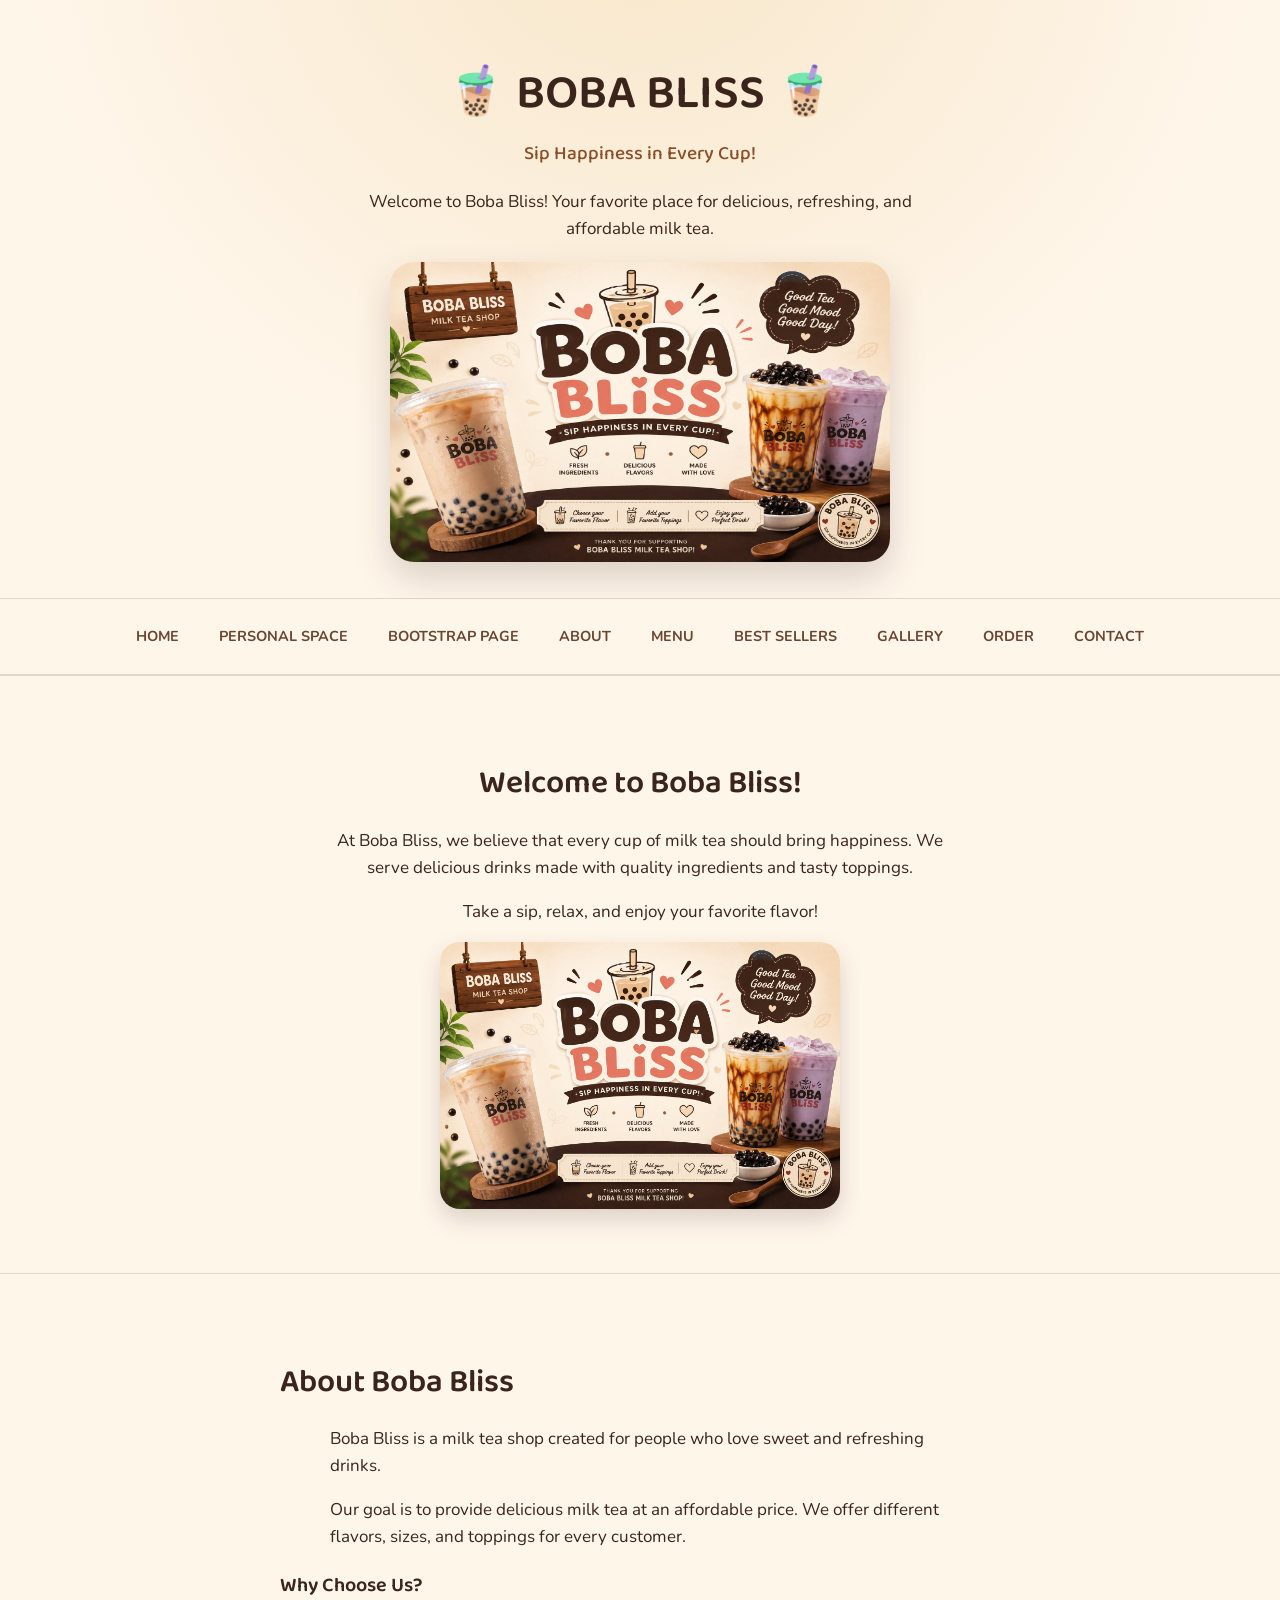
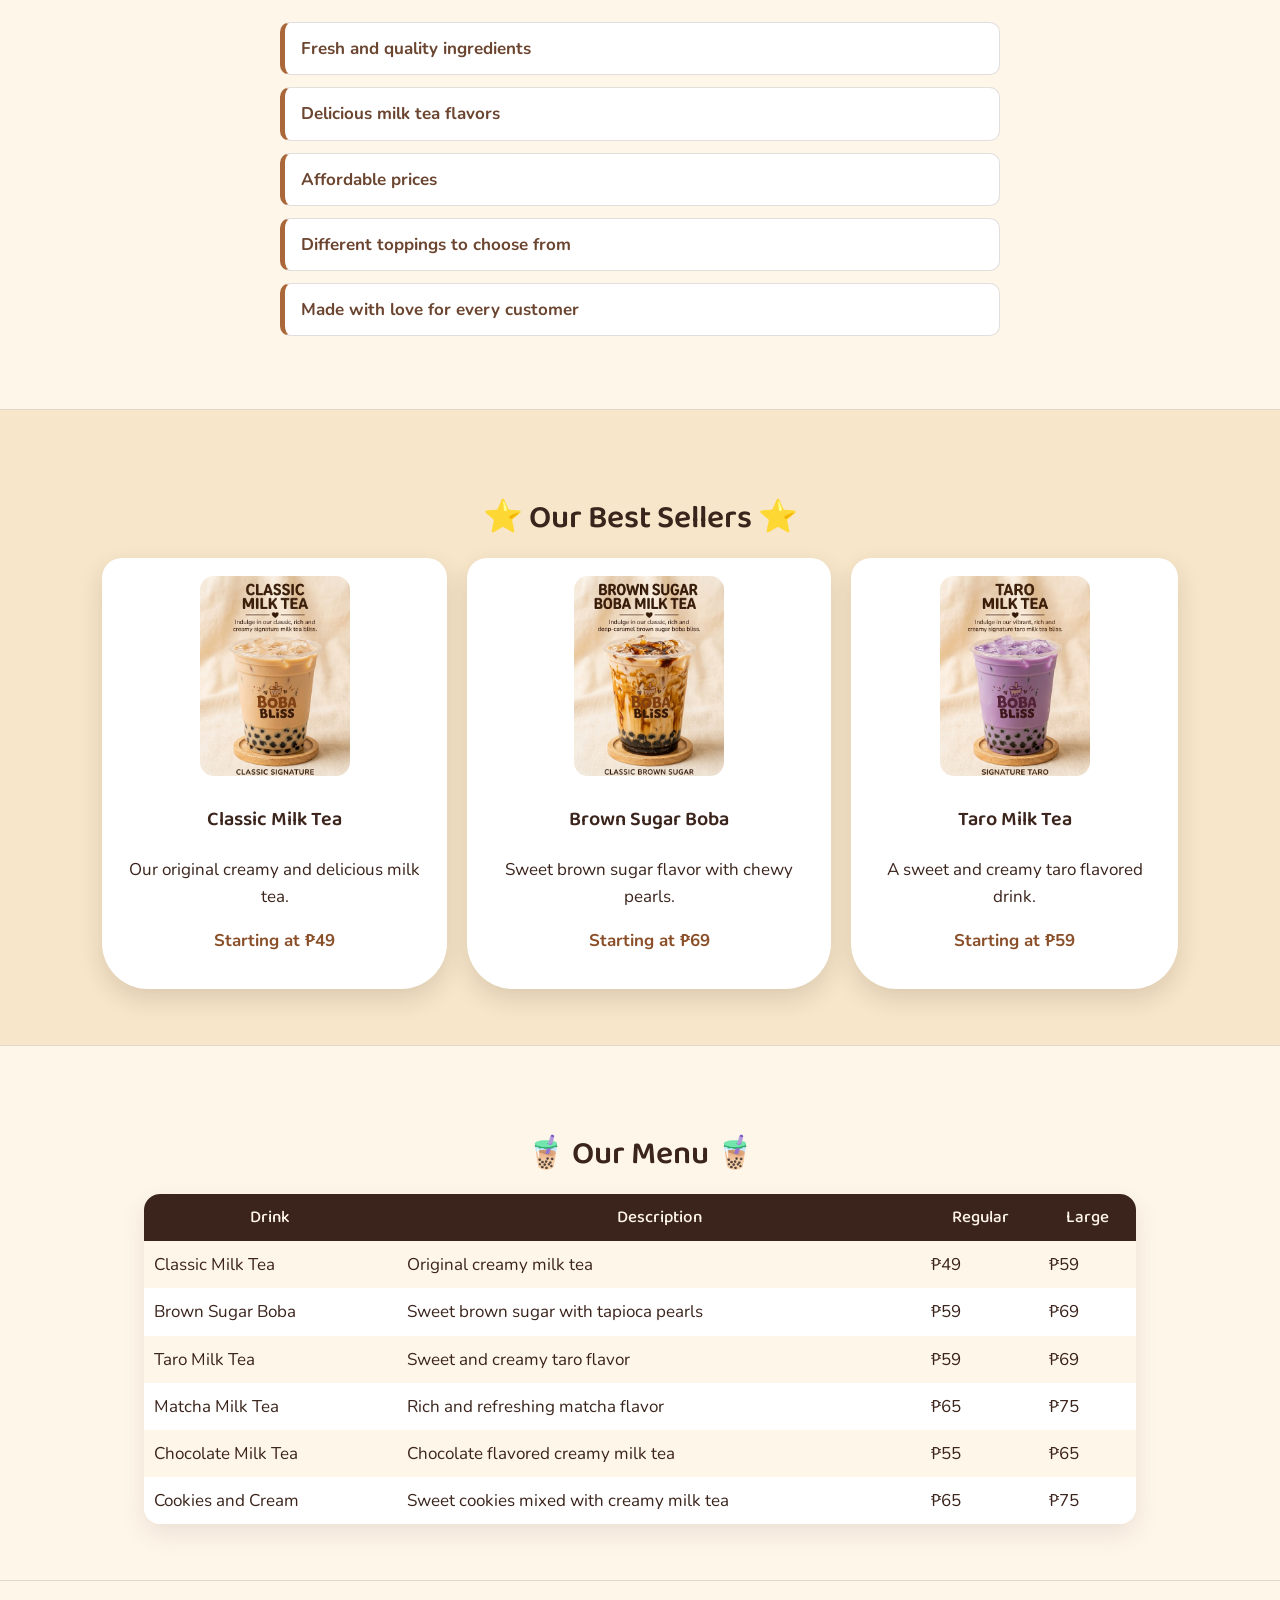
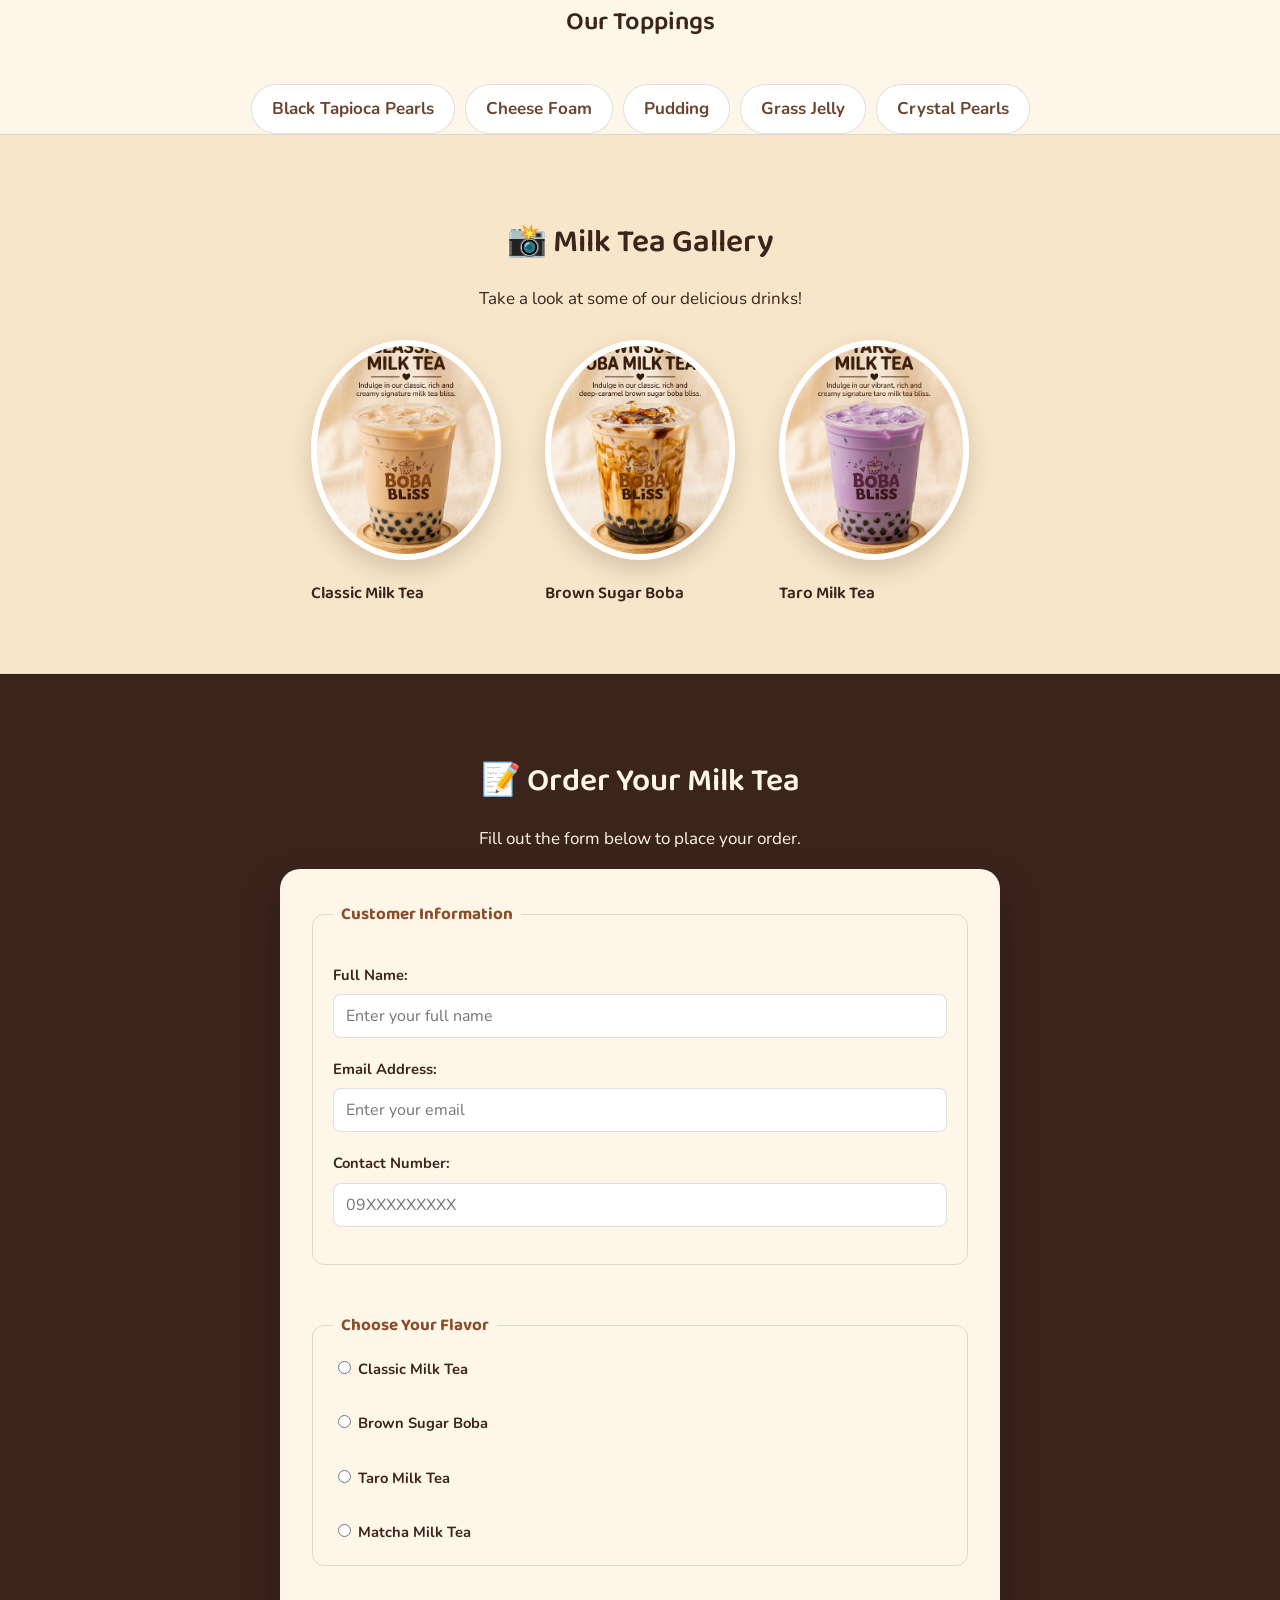
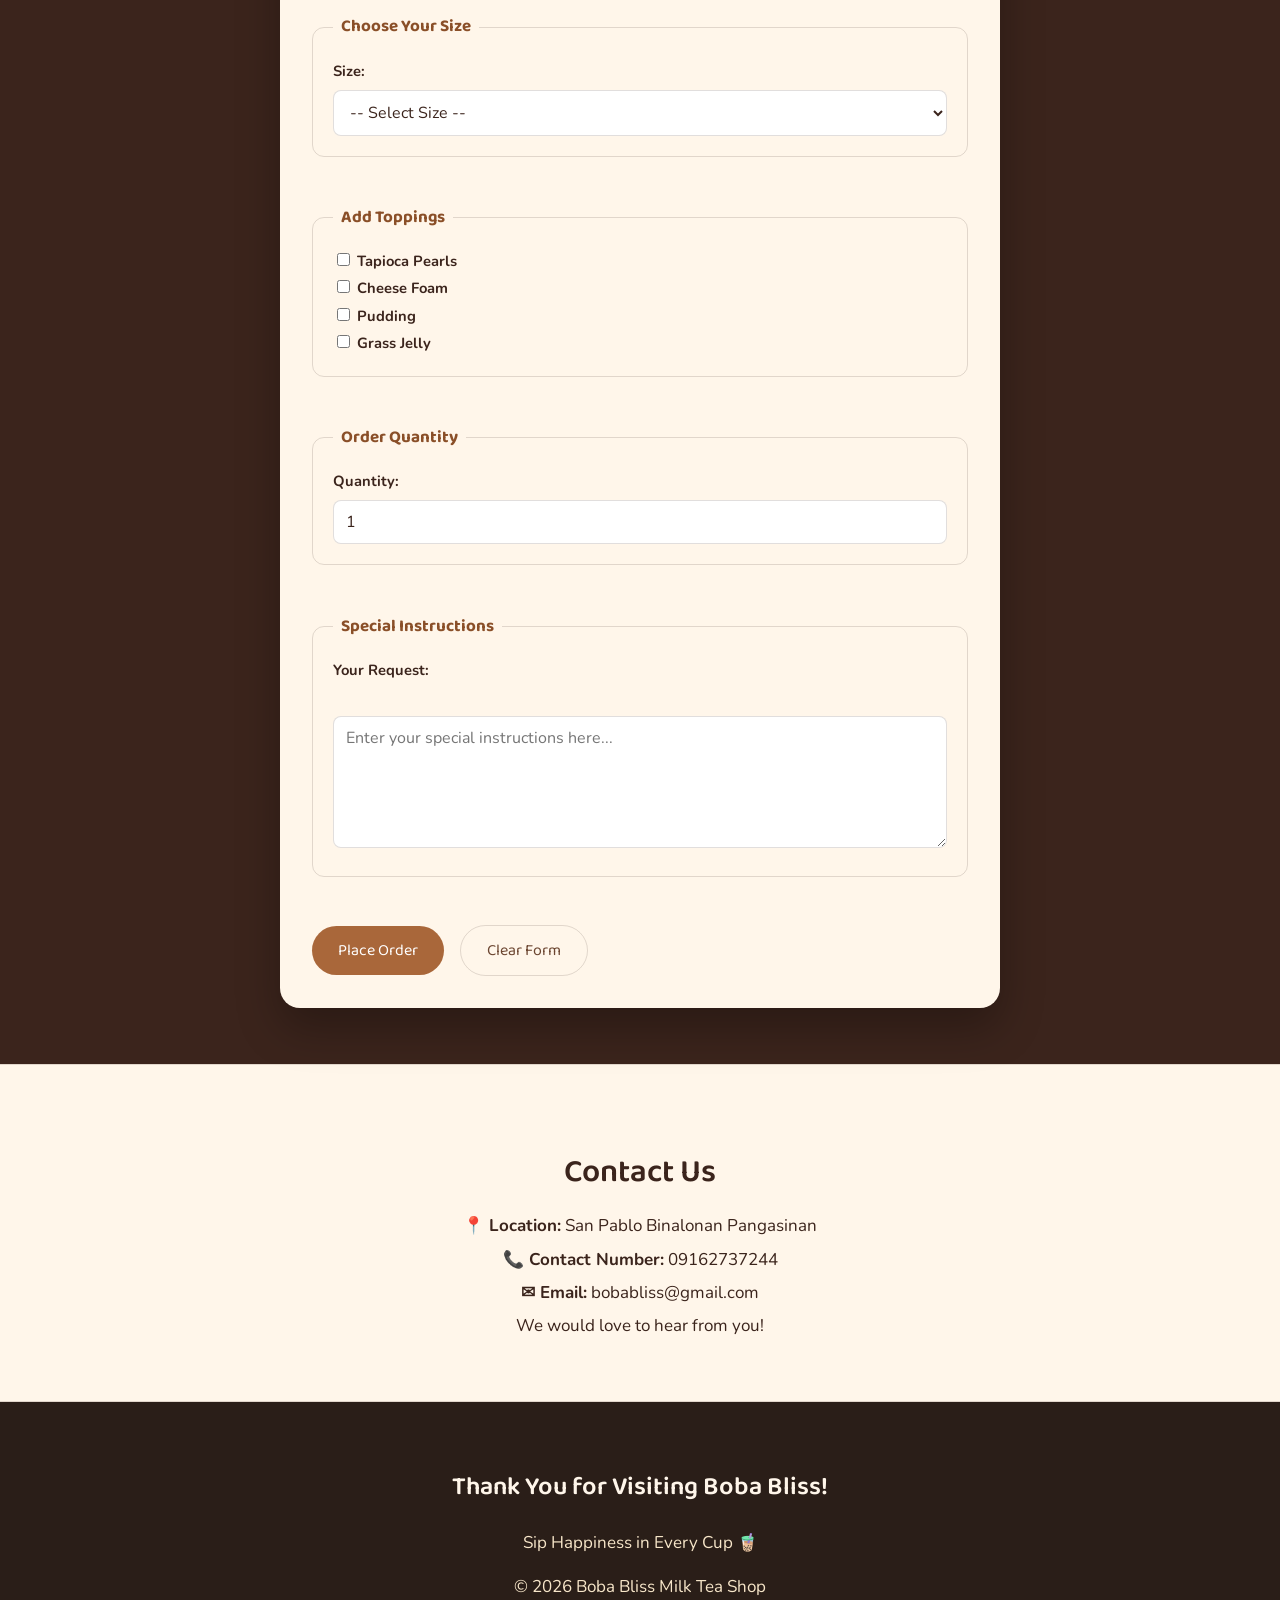
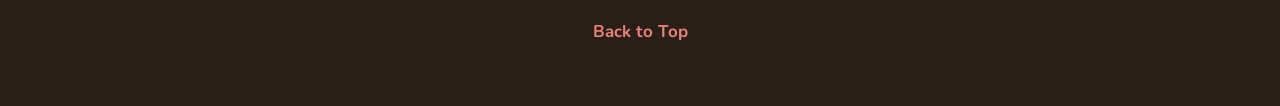
<file: index.html>
<!DOCTYPE html>
<html lang="en">
<head>
    <meta charset="UTF-8">
    <meta name="viewport" content="width=device-width, initial-scale=1.0">
    <title>Boba Bliss Milk Tea Shop</title>

    <!-- Google Fonts -->
    <link rel="preconnect" href="https://fonts.googleapis.com">
    <link href="https://fonts.googleapis.com/css2?family=Baloo+2:wght@500;600;700&family=Nunito:wght@400;600;700;800&display=swap" rel="stylesheet">

    <!-- EXTERNAL CSS -->
    <link rel="stylesheet" href="style.css">

    <!-- INTERNAL CSS -->
    <style>
        #home img { animation: fadeUp 0.7s ease both; }
        @keyframes fadeUp {
            from { opacity: 0; transform: translateY(14px); }
            to   { opacity: 1; transform: translateY(0); }
        }
        @media print {
            nav, #order, footer { display: none; }
        }
    </style>
</head>

<body>

<!-- HEADER -->
<header align="center">

    <h1>🧋 BOBA BLISS 🧋</h1>

    <h2>Sip Happiness in Every Cup!</h2>

    <p>
        Welcome to Boba Bliss! Your favorite place for delicious,
        refreshing, and affordable milk tea.
    </p>

    <img src="milktea.jpg"
         alt="Boba Bliss Milk Tea"
         width="500"
         height="300">

</header>

<hr>

<!-- MAIN NAVIGATION -->
<nav class="site-nav">
    <a href="index.html">HOME</a>
    <a href="personal-space.html">PERSONAL SPACE</a>
    <a href="bootstrap-space.html">BOOTSTRAP PAGE</a>
    <a href="#about">ABOUT</a>
    <a href="#menu">MENU</a>
    <a href="#bestsellers">BEST SELLERS</a>
    <a href="#gallery">GALLERY</a>
    <a href="#order">ORDER</a>
    <a href="#contact">CONTACT</a>
</nav>

<hr>

<!-- HOME SECTION -->
<div id="home" align="center">

    <h2>Welcome to Boba Bliss!</h2>

    <p>
        At Boba Bliss, we believe that every cup of milk tea
        should bring happiness. We serve delicious drinks made
        with quality ingredients and tasty toppings.
    </p>

    <p>
        Take a sip, relax, and enjoy your favorite flavor!
    </p>

    <!-- INLINE CSS example -->
    <img src="milktea.jpg"
         alt="Delicious Milk Tea"
         width="400"
         style="border-radius:20px; box-shadow:0 10px 24px rgba(59,36,28,0.18);">

</div>

<hr>

<!-- ABOUT SECTION -->
<div id="about">

    <h2>About Boba Bliss</h2>

    <p>
        Boba Bliss is a milk tea shop created for people who
        love sweet and refreshing drinks.
    </p>

    <p>
        Our goal is to provide delicious milk tea at an affordable
        price. We offer different flavors, sizes, and toppings
        for every customer.
    </p>

    <h3>Why Choose Us?</h3>

    <ul>

        <li>Fresh and quality ingredients</li>

        <li>Delicious milk tea flavors</li>

        <li>Affordable prices</li>

        <li>Different toppings to choose from</li>

        <li>Made with love for every customer</li>

    </ul>

</div>

<hr>

<!-- BEST SELLERS -->
<div id="bestsellers" align="center">

    <h2>⭐ Our Best Sellers ⭐</h2>

    <table border="1"
           width="90%"
           cellpadding="10"
           align="center">

        <tr>

            <td align="center">

                <img src="classic.jpg"
                     alt="Classic Milk Tea"
                     width="150"
                     height="200">

                <h3>Classic Milk Tea</h3>

                <p>
                    Our original creamy and delicious milk tea.
                </p>

                <p>
                    <strong>Starting at ₱49</strong>
                </p>

            </td>


            <td align="center">

                <img src="brown-sugar.jpg"
                     alt="Brown Sugar Boba"
                     width="150"
                     height="200">

                <h3>Brown Sugar Boba</h3>

                <p>
                    Sweet brown sugar flavor with chewy pearls.
                </p>

                <p>
                    <strong>Starting at ₱69</strong>
                </p>

            </td>


            <td align="center">

                <img src="taro.jpg"
                     alt="Taro Milk Tea"
                     width="150"
                     height="200">

                <h3>Taro Milk Tea</h3>

                <p>
                    A sweet and creamy taro flavored drink.
                </p>

                <p>
                    <strong>Starting at ₱59</strong>
                </p>

            </td>

        </tr>

    </table>

</div>

<hr>

<!-- MENU SECTION -->
<div id="menu">

    <h2 align="center">🧋 Our Menu 🧋</h2>

    <table border="1"
           width="80%"
           cellpadding="10"
           align="center">

        <tr>

            <th>Drink</th>

            <th>Description</th>

            <th>Regular</th>

            <th>Large</th>

        </tr>


        <tr>

            <td>Classic Milk Tea</td>

            <td>Original creamy milk tea</td>

            <td>₱49</td>

            <td>₱59</td>

        </tr>


        <tr>

            <td>Brown Sugar Boba</td>

            <td>Sweet brown sugar with tapioca pearls</td>

            <td>₱59</td>

            <td>₱69</td>

        </tr>


        <tr>

            <td>Taro Milk Tea</td>

            <td>Sweet and creamy taro flavor</td>

            <td>₱59</td>

            <td>₱69</td>

        </tr>


        <tr>

            <td>Matcha Milk Tea</td>

            <td>Rich and refreshing matcha flavor</td>

            <td>₱65</td>

            <td>₱75</td>

        </tr>


        <tr>

            <td>Chocolate Milk Tea</td>

            <td>Chocolate flavored creamy milk tea</td>

            <td>₱55</td>

            <td>₱65</td>

        </tr>


        <tr>

            <td>Cookies and Cream</td>

            <td>Sweet cookies mixed with creamy milk tea</td>

            <td>₱65</td>

            <td>₱75</td>

        </tr>

    </table>

</div>

<hr>

<!-- TOPPINGS -->
<div align="center">

    <h2>Our Toppings</h2>

    <ol>

        <li>Black Tapioca Pearls</li>

        <li>Cheese Foam</li>

        <li>Pudding</li>

        <li>Grass Jelly</li>

        <li>Crystal Pearls</li>

    </ol>

</div>

<hr>

<!-- GALLERY -->
<div id="gallery" align="center">

    <h2>📸 Milk Tea Gallery</h2>

    <p>
        Take a look at some of our delicious drinks!
    </p>

    <table align="center"
           cellpadding="10">

        <tr>

            <td>

                <figure>

                    <img src="classic.jpg"
                         alt="Classic Milk Tea"
                         width="190"
                         height="220">

                    <figcaption>
                        Classic Milk Tea
                    </figcaption>

                </figure>

            </td>


            <td>

                <figure>

                    <img src="brown-sugar.jpg"
                         alt="Brown Sugar Boba"
                         width="190"
                         height="220">

                    <figcaption>
                        Brown Sugar Boba
                    </figcaption>

                </figure>

            </td>


            <td>

                <figure>

                    <img src="taro.jpg"
                         alt="Taro Milk Tea"
                         width="190"
                         height="220">

                    <figcaption>
                        Taro Milk Tea
                    </figcaption>

                </figure>

            </td>

        </tr>

    </table>

</div>

<hr>

<!-- ORDER FORM -->
<div id="order" align="center">

    <h2>📝 Order Your Milk Tea</h2>

    <p>
        Fill out the form below to place your order.
    </p>


    <form>

        <!-- CUSTOMER INFORMATION -->

        <fieldset>

            <legend>
                <strong>Customer Information</strong>
            </legend>


            <p>

                <label for="name">
                    Full Name:
                </label>

                <br>

                <input type="text"
                       id="name"
                       name="name"
                       size="40"
                       placeholder="Enter your full name"
                       required>

            </p>


            <p>

                <label for="email">
                    Email Address:
                </label>

                <br>

                <input type="email"
                       id="email"
                       name="email"
                       size="40"
                       placeholder="Enter your email">

            </p>


            <p>

                <label for="phone">
                    Contact Number:
                </label>

                <br>

                <input type="tel"
                       id="phone"
                       name="phone"
                       placeholder="09XXXXXXXXX">

            </p>

        </fieldset>


        <br>


        <!-- FLAVOR -->

        <fieldset>

            <legend>
                <strong>Choose Your Flavor</strong>
            </legend>


            <input type="radio"
                   id="classic"
                   name="flavor"
                   value="Classic Milk Tea">

            <label for="classic">
                Classic Milk Tea
            </label>

            <br><br>


            <input type="radio"
                   id="brown"
                   name="flavor"
                   value="Brown Sugar Boba">

            <label for="brown">
                Brown Sugar Boba
            </label>

            <br><br>


            <input type="radio"
                   id="taro"
                   name="flavor"
                   value="Taro Milk Tea">

            <label for="taro">
                Taro Milk Tea
            </label>

            <br><br>


            <input type="radio"
                   id="matcha"
                   name="flavor"
                   value="Matcha Milk Tea">

            <label for="matcha">
                Matcha Milk Tea
            </label>

        </fieldset>


        <br>


        <!-- SIZE -->

        <fieldset>

            <legend>
                <strong>Choose Your Size</strong>
            </legend>


            <label for="size">
                Size:
            </label>


            <select id="size"
                    name="size">

                <option value="">
                    -- Select Size --
                </option>

                <option value="regular">
                    Regular
                </option>

                <option value="large">
                    Large
                </option>

            </select>

        </fieldset>


        <br>


        <!-- TOPPINGS -->

        <fieldset>

            <legend>
                <strong>Add Toppings</strong>
            </legend>


            <input type="checkbox"
                   id="pearls"
                   name="toppings"
                   value="Pearls">

            <label for="pearls">
                Tapioca Pearls
            </label>

            <br>


            <input type="checkbox"
                   id="cheese"
                   name="toppings"
                   value="Cheese Foam">

            <label for="cheese">
                Cheese Foam
            </label>

            <br>


            <input type="checkbox"
                   id="pudding"
                   name="toppings"
                   value="Pudding">

            <label for="pudding">
                Pudding
            </label>

            <br>


            <input type="checkbox"
                   id="jelly"
                   name="toppings"
                   value="Grass Jelly">

            <label for="jelly">
                Grass Jelly
            </label>

        </fieldset>


        <br>


        <!-- QUANTITY -->

        <fieldset>

            <legend>
                <strong>Order Quantity</strong>
            </legend>


            <label for="quantity">
                Quantity:
            </label>


            <input type="number"
                   id="quantity"
                   name="quantity"
                   min="1"
                   max="10"
                   value="1">

        </fieldset>


        <br>


        <!-- SPECIAL REQUEST -->

        <fieldset>

            <legend>
                <strong>Special Instructions</strong>
            </legend>


            <label for="message">
                Your Request:
            </label>

            <br><br>


            <textarea id="message"
                      name="message"
                      rows="5"
                      cols="50"
                      placeholder="Enter your special instructions here..."></textarea>

        </fieldset>


        <br>


        <!-- BUTTONS -->

        <button type="submit">
            Place Order
        </button>


        <button type="reset">
            Clear Form
        </button>

    </form>

</div>

<hr>

<!-- CONTACT -->
<div id="contact" align="center">

    <h2>Contact Us</h2>

    <p>
        <strong>📍 Location:</strong>
        San Pablo Binalonan Pangasinan
    </p>

    <p>
        <strong>📞 Contact Number:</strong>
        09162737244
    </p>

    <p>
        <strong>✉ Email:</strong>
        bobabliss@gmail.com
    </p>

    <p>
        We would love to hear from you!
    </p>

</div>

<hr>

<!-- FOOTER -->
<footer align="center">

    <h2>Thank You for Visiting Boba Bliss!</h2>

    <p>
        Sip Happiness in Every Cup 🧋
    </p>

    <p>
        &copy; 2026 Boba Bliss Milk Tea Shop
    </p>

    <p>
        <a href="#home">
            Back to Top
        </a>
    </p>

</footer>

</body>
</html>
</file>
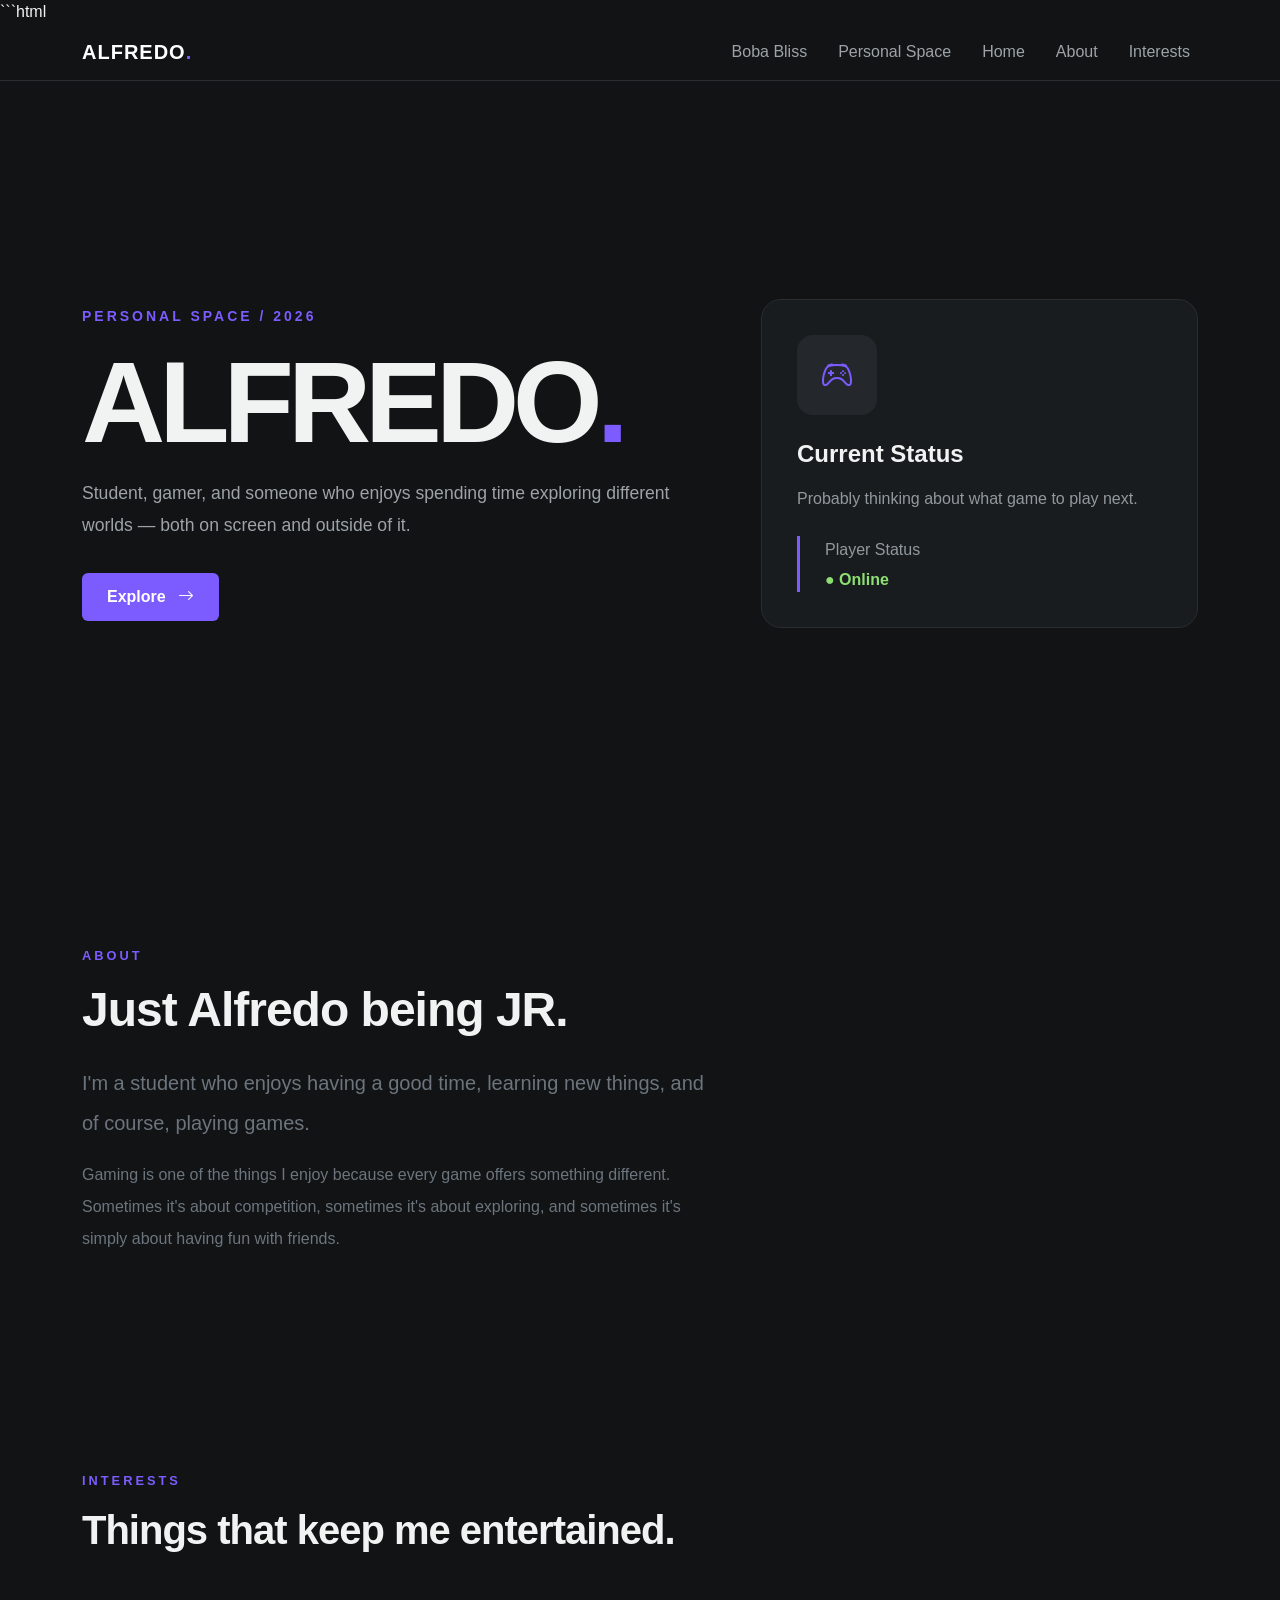
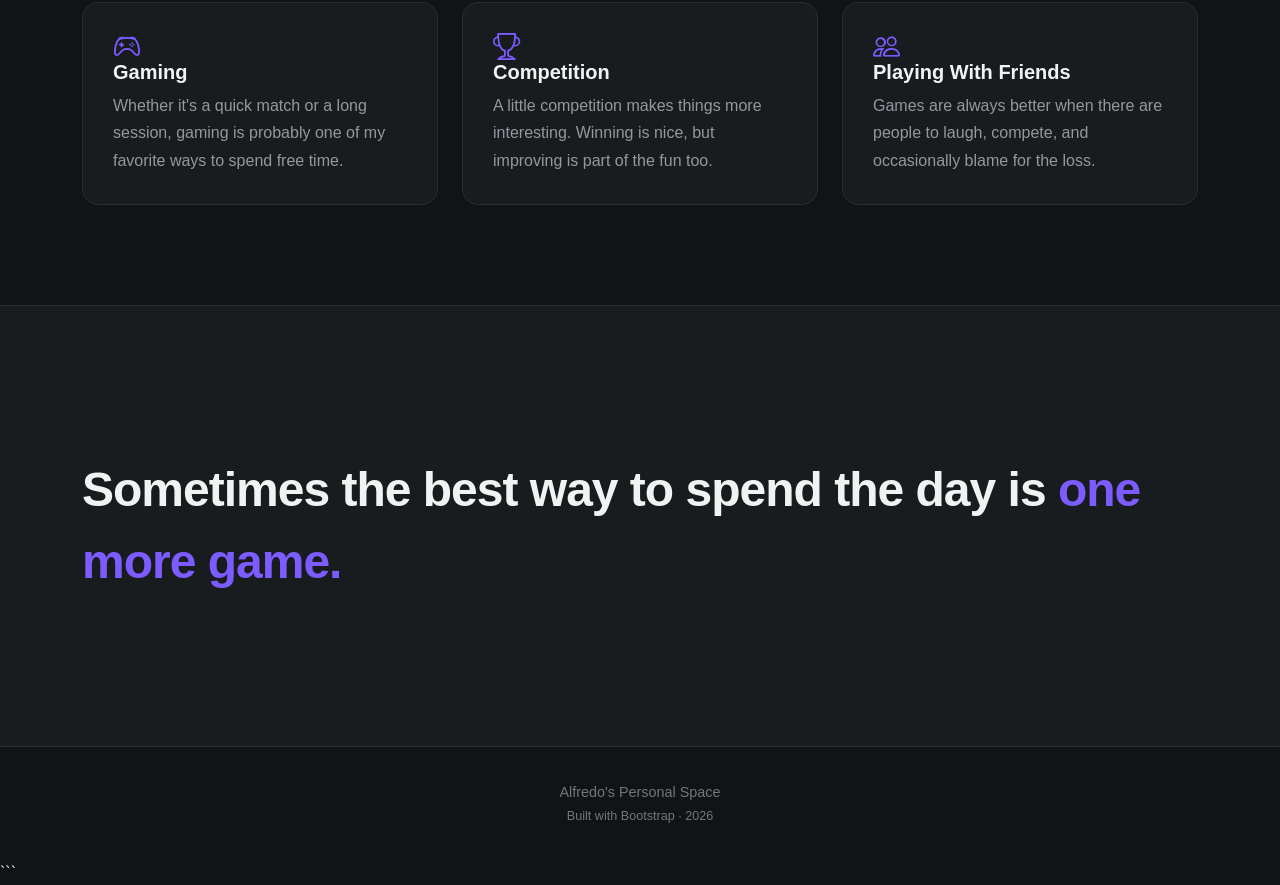
<file: bootstrap-space.html>
```html
<!DOCTYPE html>
<html lang="en">
<head>
    <meta charset="UTF-8">
    <meta name="viewport" content="width=device-width, initial-scale=1.0">

    <title>Alfredo | Personal Space</title>

    <!-- Bootstrap CSS -->
    <link
        href="https://cdn.jsdelivr.net/npm/bootstrap@5.3.3/dist/css/bootstrap.min.css"
        rel="stylesheet"
    >

    <!-- Bootstrap Icons -->
    <link
        rel="stylesheet"
        href="https://cdn.jsdelivr.net/npm/bootstrap-icons@1.11.3/font/bootstrap-icons.min.css"
    >

    <style>
        body {
            background-color: #111315;
            color: #f1f3f2;
            font-family: "Segoe UI", sans-serif;
        }

        /* Navbar */
        .navbar {
            background-color: #111315;
            border-bottom: 1px solid #292d30;
        }

        .navbar-brand {
            color: #ffffff;
            font-weight: 700;
            letter-spacing: 1px;
        }

        .navbar-brand span {
            color: #7c5cff;
        }

        .nav-link {
            color: #9da3a7;
            margin-left: 15px;
        }

        .nav-link:hover {
            color: #ffffff;
        }

        /* Hero */
        .hero {
            min-height: 85vh;
            display: flex;
            align-items: center;
        }

        .hero small {
            color: #7c5cff;
            font-weight: 600;
            letter-spacing: 3px;
            text-transform: uppercase;
        }

        .hero h1 {
            font-size: clamp(4rem, 9vw, 8rem);
            font-weight: 700;
            line-height: 0.9;
            letter-spacing: -6px;
        }

        .hero h1 span {
            color: #7c5cff;
        }

        .hero-description {
            max-width: 600px;
            color: #9da3a7;
            font-size: 1.1rem;
            line-height: 1.8;
        }

        .btn-purple {
            background-color: #7c5cff;
            color: #ffffff;
            border: none;
            padding: 12px 25px;
            font-weight: 600;
        }

        .btn-purple:hover {
            background-color: #6849e8;
            color: #ffffff;
        }

        /* Gaming panel */
        .gaming-panel {
            background-color: #191c1f;
            border: 1px solid #292d30;
            border-radius: 20px;
            padding: 35px;
        }

        .gaming-icon {
            width: 80px;
            height: 80px;
            background-color: #24272b;
            border-radius: 16px;
            display: flex;
            align-items: center;
            justify-content: center;
            font-size: 2rem;
            color: #7c5cff;
            margin-bottom: 25px;
        }

        .gaming-panel h4 {
            font-weight: 700;
        }

        .gaming-panel p {
            color: #92999e;
            line-height: 1.7;
        }

        /* Sections */
        section {
            padding: 100px 0;
        }

        .section-tag {
            color: #7c5cff;
            font-size: 0.8rem;
            font-weight: 700;
            letter-spacing: 3px;
            text-transform: uppercase;
        }

        .section-title {
            font-weight: 700;
            letter-spacing: -1px;
        }

        /* Interest cards */
        .game-card {
            background-color: #191c1f;
            border: 1px solid #292d30;
            border-radius: 16px;
            padding: 30px;
            height: 100%;
            transition: 0.2s ease;
        }

        .game-card:hover {
            transform: translateY(-5px);
            border-color: #7c5cff;
        }

        .game-card i {
            color: #7c5cff;
            font-size: 1.7rem;
            margin-bottom: 20px;
        }

        .game-card h5 {
            font-weight: 600;
        }

        .game-card p {
            color: #92999e;
            line-height: 1.7;
            margin-bottom: 0;
        }

        /* Status section */
        .status-box {
            border-left: 3px solid #7c5cff;
            padding-left: 25px;
        }

        .status-box p {
            color: #92999e;
            margin-bottom: 5px;
        }

        .status-online {
            color: #8ddf72;
            font-weight: 600;
        }

        /* Quote */
        .quote-section {
            background-color: #191c1f;
            border-top: 1px solid #292d30;
            border-bottom: 1px solid #292d30;
        }

        .quote {
            font-size: clamp(1.8rem, 4vw, 3rem);
            font-weight: 600;
            letter-spacing: -1px;
        }

        .quote span {
            color: #7c5cff;
        }

        /* Footer */
        footer {
            padding: 35px 0;
            color: #71777b;
            font-size: 0.9rem;
        }
    </style>
</head>

<body>

<!-- MAIN NAVIGATION -->
<nav class="navbar navbar-expand-lg sticky-top">
    <div class="container">
        <a class="navbar-brand" href="bootstrap-space.html">ALFREDO<span>.</span></a>
        <button class="navbar-toggler bg-light" type="button" data-bs-toggle="collapse" data-bs-target="#navbarNav">
            <span class="navbar-toggler-icon"></span>
        </button>
        <div class="collapse navbar-collapse" id="navbarNav">
            <ul class="navbar-nav ms-auto">
                <li class="nav-item"><a class="nav-link" href="index.html">Boba Bliss</a></li>
                <li class="nav-item"><a class="nav-link" href="personal-space.html">Personal Space</a></li>
                <li class="nav-item"><a class="nav-link" href="#home">Home</a></li>
                <li class="nav-item"><a class="nav-link" href="#about">About</a></li>
                <li class="nav-item"><a class="nav-link" href="#interests">Interests</a></li>
            </ul>
        </div>
    </div>
</nav>


<!-- HERO -->
<section id="home" class="hero">

    <div class="container">

        <div class="row align-items-center g-5">

            <div class="col-lg-7">

                <small>Personal Space / 2026</small>

                <h1 class="mt-4">
                    ALFREDO<span>.</span>
                </h1>

                <p class="hero-description mt-4">
                    Student, gamer, and someone who enjoys spending
                    time exploring different worlds — both on screen
                    and outside of it.
                </p>

                <a href="#about" class="btn btn-purple mt-3">
                    Explore <i class="bi bi-arrow-right ms-2"></i>
                </a>

            </div>


            <div class="col-lg-5">

                <div class="gaming-panel">

                    <div class="gaming-icon">
                        <i class="bi bi-controller"></i>
                    </div>

                    <h4>Current Status</h4>

                    <p class="mt-3">
                        Probably thinking about what game to play next.
                    </p>

                    <div class="status-box mt-4">

                        <p>Player Status</p>

                        <span class="status-online">
                            ● Online
                        </span>

                    </div>

                </div>

            </div>

        </div>

    </div>

</section>


<!-- ABOUT -->
<section id="about">

    <div class="container">

        <div class="row">

            <div class="col-lg-7">

                <div class="section-tag mb-3">
                    About
                </div>

                <h2 class="section-title display-5">
                    Just Alfredo being JR.
                </h2>

                <p class="text-secondary mt-4 fs-5 lh-lg">
                    I'm a student who enjoys having a good time,
                    learning new things, and of course, playing games.
                </p>

                <p class="text-secondary lh-lg">
                    Gaming is one of the things I enjoy because every
                    game offers something different. Sometimes it's
                    about competition, sometimes it's about exploring,
                    and sometimes it's simply about having fun with
                    friends.
                </p>

            </div>

        </div>

    </div>

</section>


<!-- INTERESTS -->
<section id="interests">

    <div class="container">

        <div class="mb-5">

            <div class="section-tag mb-3">
                Interests
            </div>

            <h2 class="section-title display-6">
                Things that keep me entertained.
            </h2>

        </div>


        <div class="row g-4">

            <!-- Gaming -->
            <div class="col-md-4">

                <div class="game-card">

                    <i class="bi bi-controller"></i>

                    <h5>Gaming</h5>

                    <p>
                        Whether it's a quick match or a long session,
                        gaming is probably one of my favorite ways
                        to spend free time.
                    </p>

                </div>

            </div>


            <!-- Competition -->
            <div class="col-md-4">

                <div class="game-card">

                    <i class="bi bi-trophy"></i>

                    <h5>Competition</h5>

                    <p>
                        A little competition makes things more
                        interesting. Winning is nice, but improving
                        is part of the fun too.
                    </p>

                </div>

            </div>


            <!-- Friends -->
            <div class="col-md-4">

                <div class="game-card">

                    <i class="bi bi-people"></i>

                    <h5>Playing With Friends</h5>

                    <p>
                        Games are always better when there are people
                        to laugh, compete, and occasionally blame
                        for the loss.
                    </p>

                </div>

            </div>

        </div>

    </div>

</section>


<!-- QUOTE -->
<section class="quote-section">

    <div class="container">

        <div class="py-5">

            <p class="quote mb-0">
                Sometimes the best way to spend the day is
                <span>one more game.</span>
            </p>

        </div>

    </div>

</section>


<!-- FOOTER -->
<footer>

    <div class="container text-center">

        <p class="mb-1">
            Alfredo's Personal Space
        </p>

        <small>
            Built with Bootstrap · 2026
        </small>

    </div>

</footer>


<!-- Bootstrap JS -->
<script
    src="https://cdn.jsdelivr.net/npm/bootstrap@5.3.3/dist/js/bootstrap.bundle.min.js">
</script>

</body>
</html>
```
</file>
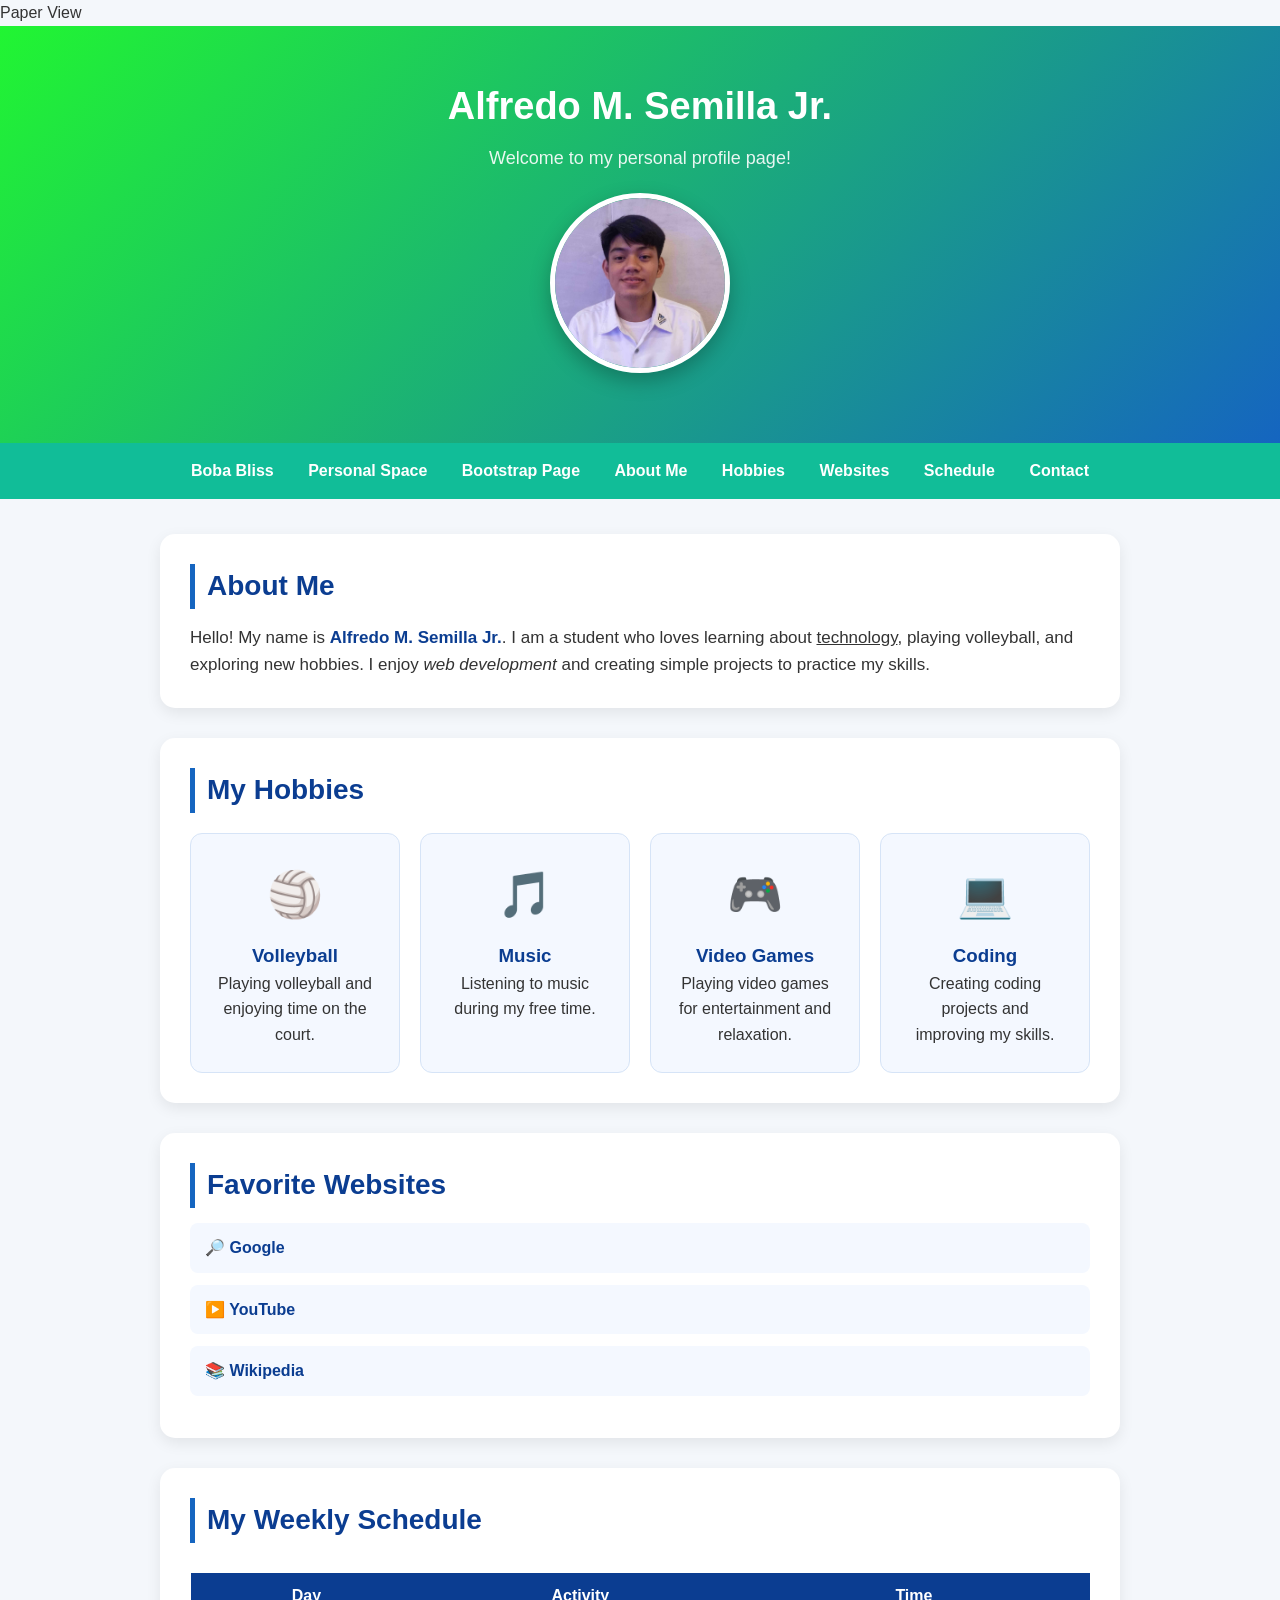
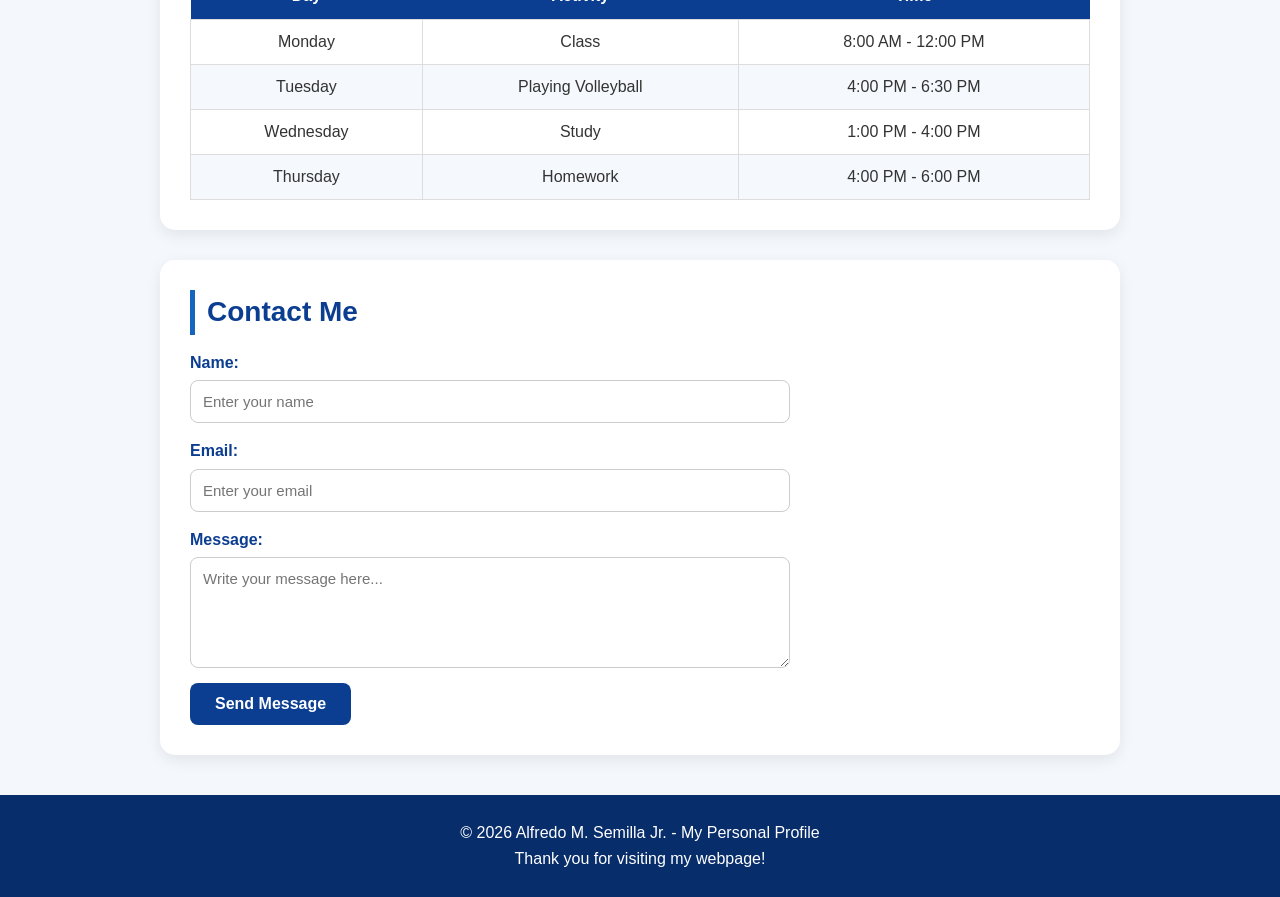
<file: personal-space.html>
Paper View
<!DOCTYPE html>
<html lang="en">
<head>
    <meta charset="UTF-8">
    <meta name="viewport" content="width=device-width, initial-scale=1.0">
    <title>Alfredo M. Semilla Jr. | Personal Profile</title>

    <style>
        * {
            box-sizing: border-box;
            margin: 0;
            padding: 0;
        }

        body {
            font-family: Arial, Helvetica, sans-serif;
            background: #f4f7fb;
            color: #333;
            line-height: 1.6;
        }

        /* Header */
        header {
            background: linear-gradient(135deg, #21f532, #1565c0);
            color: white;
            text-align: center;
            padding: 50px 20px;
        }

        header img {
            width: 180px;
            height: 180px;
            object-fit: cover;
            border-radius: 50%;
            border: 5px solid white;
            margin: 20px 0;
            box-shadow: 0 8px 20px rgba(0, 0, 0, 0.25);
        }

        header h1 {
            font-size: 38px;
            margin-bottom: 8px;
        }

        header p {
            font-size: 18px;
            opacity: 0.9;
        }

        /* Navigation */
        nav {
            background: #11bd98;
            text-align: center;
            padding: 15px;
            position: sticky;
            top: 0;
            z-index: 100;
        }

        nav a {
            color: white;
            text-decoration: none;
            margin: 0 15px;
            font-weight: bold;
            transition: 0.3s;
        }

        nav a:hover {
            color: #90caf9;
        }

        /* Main Content */
        main {
            max-width: 1000px;
            margin: 35px auto;
            padding: 0 20px;
        }

        section {
            background: white;
            padding: 30px;
            margin-bottom: 30px;
            border-radius: 15px;
            box-shadow: 0 5px 15px rgba(0, 0, 0, 0.08);
        }

        section h2 {
            color: #0b3d91;
            font-size: 28px;
            margin-bottom: 15px;
            border-left: 5px solid #1565c0;
            padding-left: 12px;
        }

        .about-text {
            font-size: 17px;
        }

        .about-text b {
            color: #0b3d91;
        }

        /* Hobbies */
        .hobbies {
            display: grid;
            grid-template-columns: repeat(auto-fit, minmax(200px, 1fr));
            gap: 20px;
            margin-top: 20px;
        }

        .hobby-card {
            background: #f4f8ff;
            border: 1px solid #d6e4f7;
            border-radius: 12px;
            padding: 25px;
            text-align: center;
            transition: 0.3s;
        }

        .hobby-card:hover {
            transform: translateY(-5px);
            box-shadow: 0 8px 18px rgba(0, 0, 0, 0.12);
        }

        .hobby-icon {
            font-size: 45px;
            margin-bottom: 10px;
        }

        .hobby-card h3 {
            color: #0b3d91;
        }

        /* Favorite Websites */
        .websites {
            list-style: none;
        }

        .websites li {
            margin: 12px 0;
        }

        .websites a {
            display: block;
            padding: 12px 15px;
            background: #f4f8ff;
            border-radius: 8px;
            color: #0b3d91;
            text-decoration: none;
            font-weight: bold;
            transition: 0.3s;
        }

        .websites a:hover {
            background: #1565c0;
            color: white;
        }

        /* Schedule */
        .table-container {
            overflow-x: auto;
        }

        table {
            width: 100%;
            border-collapse: collapse;
            margin-top: 15px;
        }

        th {
            background: #0b3d91;
            color: white;
            padding: 14px;
        }

        td {
            padding: 13px;
            border: 1px solid #ddd;
            text-align: center;
        }

        tr:nth-child(even) {
            background: #f5f8fc;
        }

        tr:hover {
            background: #eaf2ff;
        }

        /* Contact Form */
        form {
            max-width: 600px;
        }

        label {
            display: block;
            margin-bottom: 5px;
            font-weight: bold;
            color: #0b3d91;
        }

        input,
        textarea {
            width: 100%;
            padding: 12px;
            margin-bottom: 15px;
            border: 1px solid #ccc;
            border-radius: 8px;
            font-family: inherit;
            font-size: 15px;
        }

        input:focus,
        textarea:focus {
            outline: none;
            border-color: #1565c0;
            box-shadow: 0 0 5px rgba(21, 101, 192, 0.3);
        }

        button {
            background: #0b3d91;
            color: white;
            border: none;
            padding: 12px 25px;
            border-radius: 8px;
            font-size: 16px;
            font-weight: bold;
            cursor: pointer;
            transition: 0.3s;
        }

        button:hover {
            background: #1565c0;
            transform: translateY(-2px);
        }

        /* Footer */
        footer {
            background: #082d6b;
            color: white;
            text-align: center;
            padding: 25px;
            margin-top: 40px;
        }

        /* Mobile */
        @media (max-width: 600px) {
            header h1 {
                font-size: 28px;
            }

            header img {
                width: 140px;
                height: 140px;
            }

            nav a {
                display: inline-block;
                margin: 5px 8px;
                font-size: 14px;
            }

            section {
                padding: 20px;
            }

            section h2 {
                font-size: 23px;
            }
        }
    </style>
</head>

<body>

    <!-- Header -->
    <header>
        <h1>Alfredo M. Semilla Jr.</h1>
        <p>Welcome to my personal profile page!</p>

        <img src="profile.jpg">
    </header>

    <!-- MAIN NAVIGATION -->
<nav>
    <a href="index.html">Boba Bliss</a>
    <a href="personal-space.html">Personal Space</a>
    <a href="bootstrap-space.html">Bootstrap Page</a>
    <a href="#about">About Me</a>
    <a href="#hobbies">Hobbies</a>
    <a href="#websites">Websites</a>
    <a href="#schedule">Schedule</a>
    <a href="#contact">Contact</a>
</nav>

    <main>

        <!-- About Me -->
        <section id="about">
            <h2>About Me</h2>

            <p class="about-text">
                Hello! My name is <b>Alfredo M. Semilla Jr.</b>.
                I am a student who loves learning about
                <u>technology</u>, playing volleyball, and exploring new hobbies.
                I enjoy <i>web development</i> and creating simple projects
                to practice my skills.
            </p>
        </section>

        <!-- Hobbies -->
        <section id="hobbies">
            <h2>My Hobbies</h2>

            <div class="hobbies">

                <div class="hobby-card">
                    <div class="hobby-icon">🏐</div>
                    <h3>Volleyball</h3>
                    <p>Playing volleyball and enjoying time on the court.</p>
                </div>

                <div class="hobby-card">
                    <div class="hobby-icon">🎵</div>
                    <h3>Music</h3>
                    <p>Listening to music during my free time.</p>
                </div>

                <div class="hobby-card">
                    <div class="hobby-icon">🎮</div>
                    <h3>Video Games</h3>
                    <p>Playing video games for entertainment and relaxation.</p>
                </div>

                <div class="hobby-card">
                    <div class="hobby-icon">💻</div>
                    <h3>Coding</h3>
                    <p>Creating coding projects and improving my skills.</p>
                </div>

            </div>
        </section>

        <!-- Favorite Websites -->
        <section id="websites">
            <h2>Favorite Websites</h2>

            <ol class="websites">
                <li>
                    <a href="https://www.google.com" target="_blank">
                        🔎 Google
                    </a>
                </li>

                <li>
                    <a href="https://www.youtube.com" target="_blank">
                        ▶️ YouTube
                    </a>
                </li>

                <li>
                    <a href="https://www.wikipedia.org" target="_blank">
                        📚 Wikipedia
                    </a>
                </li>
            </ol>
        </section>

        <!-- Weekly Schedule -->
        <section id="schedule">
            <h2>My Weekly Schedule</h2>

            <div class="table-container">
                <table>
                    <thead>
                        <tr>
                            <th>Day</th>
                            <th>Activity</th>
                            <th>Time</th>
                        </tr>
                    </thead>

                    <tbody>
                        <tr>
                            <td>Monday</td>
                            <td>Class</td>
                            <td>8:00 AM - 12:00 PM</td>
                        </tr>

                        <tr>
                            <td>Tuesday</td>
                            <td>Playing Volleyball</td>
                            <td>4:00 PM - 6:30 PM</td>
                        </tr>

                        <tr>
                            <td>Wednesday</td>
                            <td>Study</td>
                            <td>1:00 PM - 4:00 PM</td>
                        </tr>

                        <tr>
                            <td>Thursday</td>
                            <td>Homework</td>
                            <td>4:00 PM - 6:00 PM</td>
                        </tr>
                    </tbody>
                </table>
            </div>
        </section>

        <!-- Contact -->
        <section id="contact">
            <h2>Contact Me</h2>

            <form>
                <label for="name">Name:</label>
                <input
                    type="text"
                    id="name"
                    name="name"
                    placeholder="Enter your name"
                >

                <label for="email">Email:</label>
                <input
                    type="email"
                    id="email"
                    name="email"
                    placeholder="Enter your email"
                >

                <label for="message">Message:</label>
                <textarea
                    id="message"
                    name="message"
                    rows="5"
                    placeholder="Write your message here..."
                ></textarea>

                <button type="submit">Send Message</button>
            </form>
        </section>

    </main>

    <!-- Footer -->
    <footer>
        <p>© 2026 Alfredo M. Semilla Jr. - My Personal Profile</p>
        <p>Thank you for visiting my webpage!</p>
    </footer>

</body>
</html>
</file>
<file: style.css>
/* =========================================================
   BOBA BLISS — external stylesheet
   Written to match the ORIGINAL page structure (divs, tables,
   align attributes) rather than rebuilding the markup.
   Palette pulled from the shop's own drink photography.
   ========================================================= */

@import url("https://fonts.googleapis.com/css2?family=Baloo+2:wght@500;600;700&family=Nunito:wght@400;600;700;800&display=swap");

:root {
  --cream: #fff6ea;
  --cream-deep: #f7e6c9;
  --coffee: #3b241c;
  --coffee-soft: #6b4530;
  --caramel: #a9673a;
  --caramel-dark: #8a4f28;
  --taro: #9b7fc7;
  --pearl: #2a1e18;
  --line: rgba(59, 36, 28, 0.15);
}

* { box-sizing: border-box; }

body {
  background-color: var(--cream);
  color: var(--coffee);
  font-family: "Nunito", "Segoe UI", sans-serif;
  font-size: 17px;
  line-height: 1.6;
  margin: 0;
}

h1, h2, h3 {
  font-family: "Baloo 2", "Segoe UI", sans-serif;
  color: var(--coffee);
  font-weight: 600;
}

p { max-width: 62ch; margin-left: auto; margin-right: auto; }

a { color: var(--caramel-dark); }

hr {
  border: none;
  border-top: 1px solid var(--line);
  margin: 0;
}

/* ---------- header ---------- */
header {
  padding: 56px 20px 36px;
  background: radial-gradient(circle at 50% -20%, var(--cream-deep), var(--cream) 65%);
  text-align: center;
}

header h1 {
  font-size: 3rem;
  margin: 0 0 6px;
}

header h2 {
  font-family: "Baloo 2", sans-serif;
  font-weight: 500;
  color: var(--caramel-dark);
  font-size: 1.2rem;
  margin: 0 0 18px;
}

header img {
  display: block;
  border-radius: 24px;
  box-shadow: 0 16px 36px rgba(59, 36, 28, 0.18);
  margin: 20px auto 0;
}

/* ---------- nav ---------- */
nav {
  position: sticky;
  top: 0;
  z-index: 20;
  background: rgba(255, 246, 234, 0.94);
  backdrop-filter: blur(6px);
  border-bottom: 1px solid var(--line);
  padding: 14px 10px;
  text-align: center;
}

nav a {
  display: inline-block;
  margin: 4px 2px;
  padding: 8px 16px;
  border-radius: 999px;
  text-decoration: none;
  color: var(--coffee-soft);
  font-weight: 700;
  font-size: 0.9rem;
  transition: background 0.2s ease, color 0.2s ease;
}

nav a:hover,
nav a:focus-visible {
  background: var(--caramel);
  color: #fff;
}

/* ---------- generic section spacing ---------- */
div[id] {
  padding: 56px 20px;
}

div[id] h2 { font-size: 2rem; margin-bottom: 14px; }

/* ---------- about ---------- */
#home {
  text-align: center;
}

#about {
  max-width: 760px;
  margin: 0 auto;
}

#about ul {
  list-style: none;
  padding: 0;
  display: grid;
  gap: 12px;
  margin-top: 20px;
}

#about li {
  background: #fff;
  border: 1px solid var(--line);
  border-left: 5px solid var(--caramel);
  border-radius: 10px;
  padding: 12px 16px;
  font-weight: 700;
  color: var(--coffee-soft);
}

/* ---------- best sellers ---------- */
#bestsellers {
  background: var(--cream-deep);
}

#bestsellers table {
  border-collapse: separate;
  border-spacing: 20px 0;
  border: none !important;
  margin: 0 auto;
}

#bestsellers td {
  background: #fff;
  border: none !important;
  border-radius: 20px 20px 46px 46px; /* echoes a cup silhouette */
  box-shadow: 0 10px 24px rgba(59, 36, 28, 0.14);
  padding: 18px !important;
  transition: transform 0.2s ease;
}

#bestsellers td:hover { transform: translateY(-6px); }

#bestsellers img {
  border-radius: 14px;
  object-fit: cover;
}

#bestsellers strong { color: var(--caramel-dark); }

/* ---------- menu table ---------- */
#menu table {
  border-collapse: collapse;
  border: none !important;
  margin: 0 auto;
  border-radius: 16px;
  overflow: hidden;
  box-shadow: 0 10px 24px rgba(59, 36, 28, 0.1);
}

#menu th {
  background: var(--coffee);
  color: var(--cream);
  font-family: "Baloo 2", sans-serif;
  font-weight: 500;
  border: none !important;
}

#menu td {
  border: none !important;
  border-bottom: 1px solid var(--line);
  background: #fff;
}

#menu tr:nth-child(even) td { background: var(--cream); }

/* ---------- toppings ---------- */
ol {
  display: inline-flex;
  flex-wrap: wrap;
  gap: 10px;
  list-style: none;
  padding: 0;
  margin: 20px 0 0;
  justify-content: center;
}

ol li {
  background: #fff;
  border: 1px solid var(--line);
  padding: 10px 20px;
  border-radius: 999px;
  font-weight: 700;
  color: var(--coffee-soft);
}

/* ---------- gallery ---------- */
#gallery {
  background: var(--cream-deep);
}

#gallery table {
  border-collapse: separate;
  border-spacing: 24px 0;
  margin: 0 auto;
}

#gallery figure {
  margin: 0;
}

#gallery img {
  border-radius: 50%;
  border: 6px solid #fff;
  box-shadow: 0 10px 22px rgba(59, 36, 28, 0.18);
  object-fit: cover;
}

#gallery figcaption {
  margin-top: 12px;
  font-family: "Baloo 2", sans-serif;
  font-weight: 600;
}

/* ---------- order form ---------- */
#order {
  background: var(--coffee);
  color: var(--cream);
}

#order h2 { color: var(--cream); }

#order form {
  background: var(--cream);
  color: var(--coffee);
  border-radius: 20px;
  padding: 32px;
  max-width: 720px;
  margin: 0 auto;
  box-shadow: 0 20px 44px rgba(0, 0, 0, 0.28);
  text-align: left;
}

#order fieldset {
  border: 1px solid var(--line);
  border-radius: 12px;
  padding: 16px 20px 20px;
  margin: 0 0 20px;
}

#order legend {
  font-family: "Baloo 2", sans-serif;
  padding: 0 8px;
  color: var(--caramel-dark);
}

#order label { font-weight: 700; font-size: 0.92rem; }

#order input[type="text"],
#order input[type="email"],
#order input[type="tel"],
#order input[type="number"],
#order select,
#order textarea {
  width: 100%;
  max-width: 100%;
  margin-top: 6px;
  padding: 10px 12px;
  border: 1px solid var(--line);
  border-radius: 8px;
  font-family: "Nunito", sans-serif;
  font-size: 1rem;
  background: #fff;
  color: var(--coffee);
}

#order input:focus,
#order select:focus,
#order textarea:focus {
  outline: 3px solid var(--taro);
  outline-offset: 1px;
}

#order button {
  font-family: "Baloo 2", sans-serif;
  font-size: 1rem;
  padding: 12px 26px;
  border-radius: 999px;
  border: none;
  cursor: pointer;
  margin-right: 12px;
}

#order button[type="submit"] {
  background: var(--caramel);
  color: #fff;
}
#order button[type="submit"]:hover { background: var(--caramel-dark); }

#order button[type="reset"] {
  background: transparent;
  color: var(--coffee-soft);
  border: 1px solid var(--line);
}

/* ---------- contact ---------- */
#contact p { margin: 6px auto; }

/* ---------- footer ---------- */
footer {
  background: var(--pearl);
  color: var(--cream-deep);
  padding: 44px 20px;
  text-align: center;
}

footer h2 { color: var(--cream); }

footer a {
  color: #e8837a;
  font-weight: 700;
  text-decoration: none;
}

/* ---------- responsive ---------- */
@media (max-width: 720px) {
  #bestsellers table,
  #gallery table,
  #bestsellers tr,
  #gallery tr,
  #bestsellers td,
  #gallery td {
    display: block;
    width: 100% !important;
  }
  #bestsellers td { margin-bottom: 20px; }
  #gallery td { margin-bottom: 24px; }
  header h1 { font-size: 2.2rem; }
  #order form { padding: 22px; }
}
/* Cross-page navigation */
.site-nav { }
.site-nav a { }
</file>
